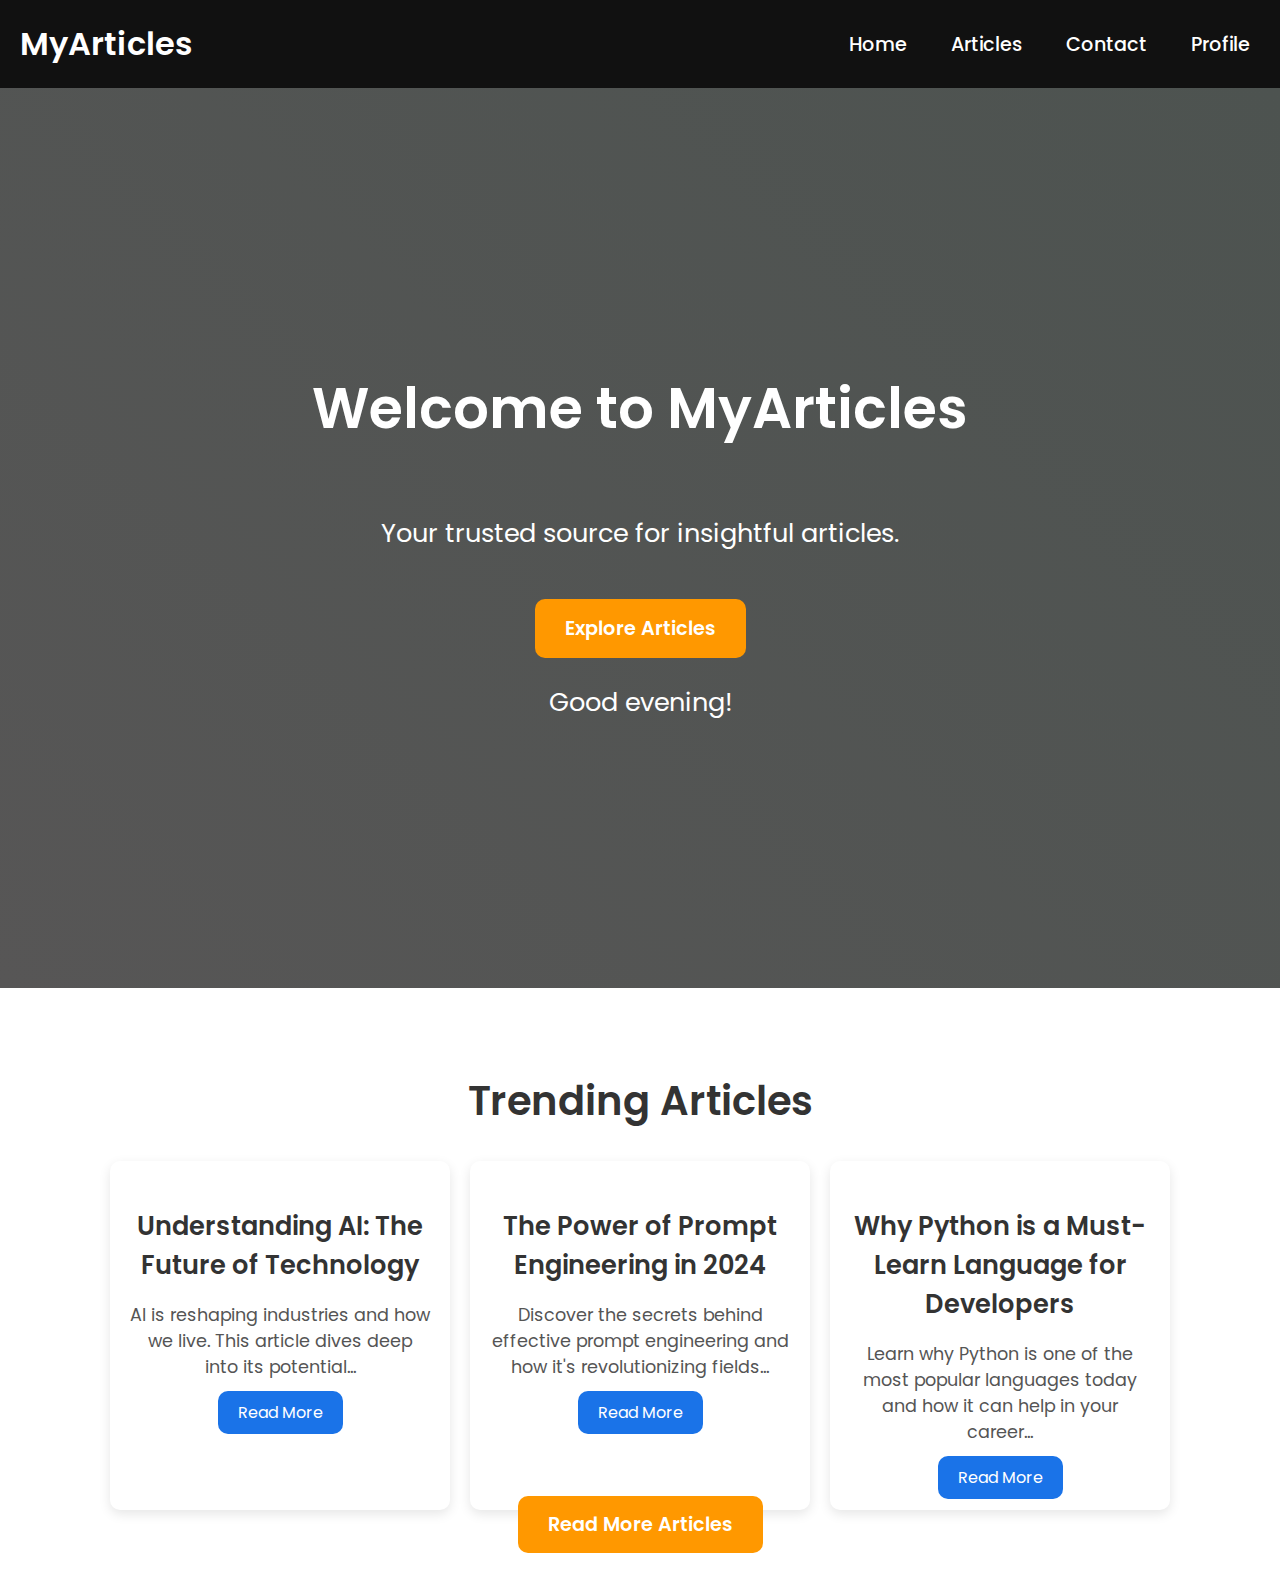
<file: index.html>
<!DOCTYPE html>
<html lang="en">
<head>
    <meta charset="UTF-8">
    <meta name="viewport" content="width=device-width, initial-scale=1.0">
    <title>Home - MyArticles</title>
    <link href="https://fonts.googleapis.com/css2?family=Poppins:wght@300;400;600&family=Roboto:wght@400;500&display=swap" rel="stylesheet">
    <link rel="stylesheet" href="styles.css">
</head>
<body>
    <header>
        <div class="logo">MyArticles</div>
        <nav>
            <a href="index.html" class="nav-link">Home</a>
            <a href="articles.html" class="nav-link">Articles</a>
            <a href="contact.html" class="nav-link">Contact</a>
            <a href="profile.html" class="nav-link">Profile</a>
        </nav>
    </header>
    <section class="hero">
        <h1>Welcome to MyArticles</h1>
        <p>Your trusted source for insightful articles.</p>
        <a href="articles.html" class="btn-primary">Explore Articles</a>
    </section>
    <!-- Trending Articles Section -->
    <section class="trending">
        <h2>Trending Articles</h2>
        <div class="article-list">
            <article class="article-item">
                <h3>Understanding AI: The Future of Technology</h3>
                <p>AI is reshaping industries and how we live. This article dives deep into its potential...</p>
                <a href="articles.html" class="btn-secondary">Read More</a>
            </article>
            <article class="article-item">
                <h3>The Power of Prompt Engineering in 2024</h3>
                <p>Discover the secrets behind effective prompt engineering and how it's revolutionizing fields...</p>
                <a href="articles.html" class="btn-secondary">Read More</a>
            </article>
            <article class="article-item">
                <h3>Why Python is a Must-Learn Language for Developers</h3>
                <p>Learn why Python is one of the most popular languages today and how it can help in your career...</p>
                <a href="articles.html" class="btn-secondary">Read More</a>
            </article>
        </div>
        <a href="articles.html" class="btn-primary">Read More Articles</a>
    </section>
    <script src="script.js"></script>
</body>
</html>
</file>
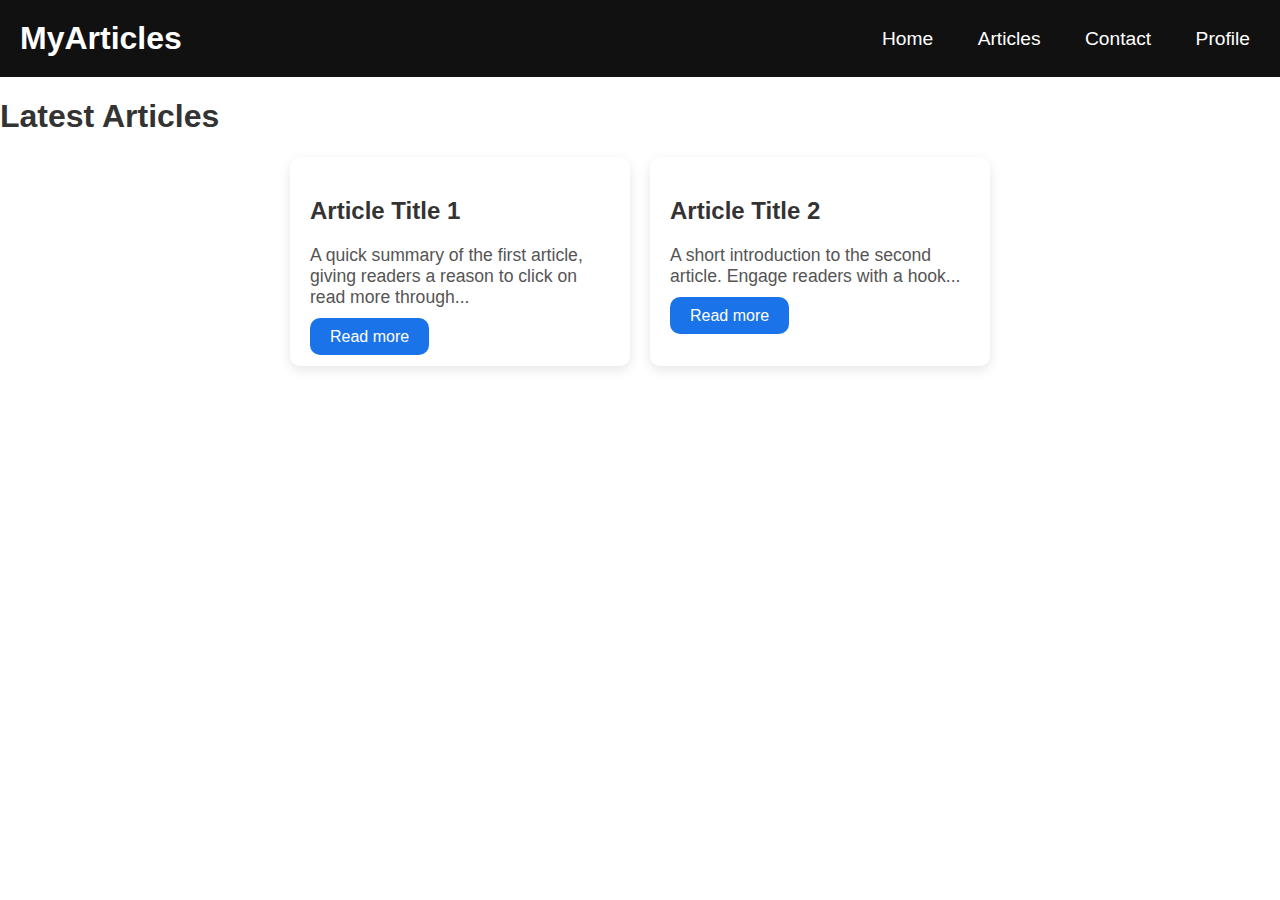
<file: articles.html>
<!DOCTYPE html>
<html lang="en">
<head>
    <meta charset="UTF-8">
    <meta name="viewport" content="width=device-width, initial-scale=1.0">
    <title>Articles - MyArticles</title>
    <link rel="stylesheet" href="styles.css">
</head>
<body>
    <header>
        <div class="logo">MyArticles</div>
        <nav>
            <a href="index.html" class="nav-link">Home</a>
            <a href="articles.html" class="nav-link">Articles</a>
            <a href="contact.html" class="nav-link">Contact</a>
            <a href="profile.html" class="nav-link">Profile</a>
        </nav>
    </header>
    <main class="content">
        <h1>Latest Articles</h1>
        <div class="article-list">
            <article class="article-item">
                <h2>Article Title 1</h2>
                <p>A quick summary of the first article, giving readers a reason to click on read more through...</p>
                <div class="more-text" style="display: none;">
                    <p>Here is additional content for Article 1. It provides a deeper look at the topic...</p>
                </div>
                <a href="#" class="btn-secondary read-more">Read more</a>
            </article>
            <article class="article-item">
                <h2>Article Title 2</h2>
                <p>A short introduction to the second article. Engage readers with a hook...</p>
                <div class="more-text" style="display: none;">
                    <p>Here is additional content for Article 2. It goes into more detail...</p>
                </div>
                <a href="#" class="btn-secondary read-more">Read more</a>
            </article>
        </div>
    </main>
    <script src="script.js"></script>
</body>
</html>
</file>
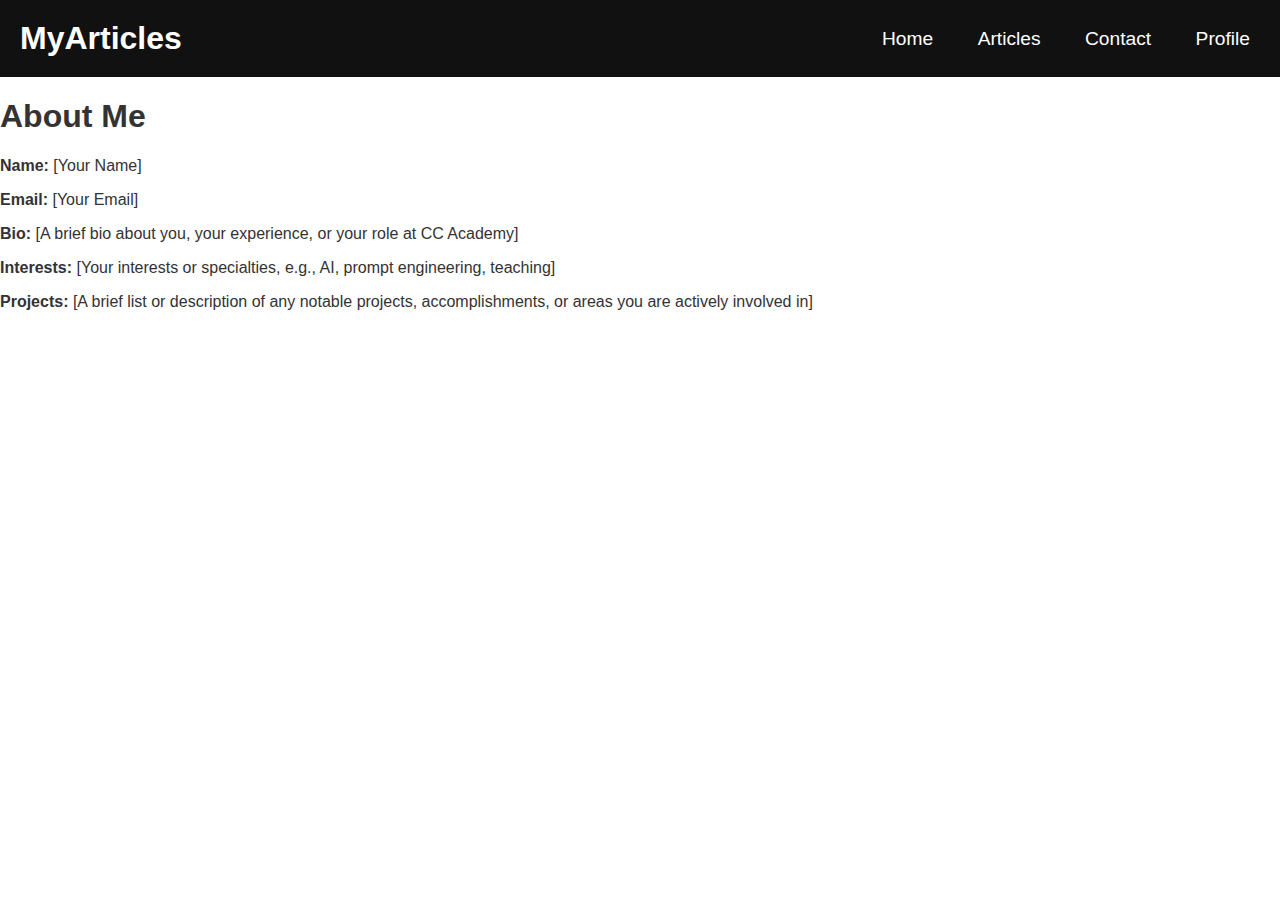
<file: profile.html>
<!DOCTYPE html>
<html lang="en">
<head>
    <meta charset="UTF-8">
    <meta name="viewport" content="width=device-width, initial-scale=1.0">
    <title>My Profile - MyArticles</title>
    <link rel="stylesheet" href="styles.css">
</head>
<body>
    <header>
        <div class="logo">MyArticles</div>
        <nav>
            <a href="index.html" class="nav-link">Home</a>
            <a href="articles.html" class="nav-link">Articles</a>
            <a href="contact.html" class="nav-link">Contact</a>
            <a href="profile.html" class="nav-link">Profile</a>
        </nav>
    </header>
    <main class="content">
        <h1>About Me</h1>
        <div class="profile-details">
            <p><strong>Name:</strong> [Your Name]</p>
            <p><strong>Email:</strong> [Your Email]</p>
            <p><strong>Bio:</strong> [A brief bio about you, your experience, or your role at CC Academy]</p>
            <p><strong>Interests:</strong> [Your interests or specialties, e.g., AI, prompt engineering, teaching]</p>
            <p><strong>Projects:</strong> [A brief list or description of any notable projects, accomplishments, or areas you are actively involved in]</p>
        </div>
    </main>
</body>
</html>
</file>
<file: styles.css>
/* Global Styles */
body {
    font-family: 'Poppins', sans-serif;
    margin: 0;
    padding: 0;
    background-color: #ffffff;
    color: #333;
    transition: background-color 0.3s ease, color 0.3s ease;
}

header {
    background-color: #111;
    padding: 20px;
    display: flex;
    justify-content: space-between;
    align-items: center;
    color: #fff;
}

header .logo {
    font-size: 2rem;
    font-weight: 600;
}

nav a {
    text-decoration: none;
    color: #fff;
    padding: 10px;
    margin-left: 20px;
    font-size: 1.2rem;
    font-weight: 500;
    transition: color 0.3s;
}

nav a:hover {
    color: #ef5800;
}

.hero {
    height: 100vh;
    background: linear-gradient(45deg, #575656, #4d5350);
    display: flex;
    justify-content: center;
    align-items: center;
    text-align: center;
    color: #ffffff;
    flex-direction: column;
}

.hero h1 {
    font-size: 3.5rem;
    font-weight: 600;
    animation: fadeIn 2s ease-out;
}

.hero p {
    font-size: 1.6rem;
    font-weight: 400;
    animation: fadeIn 2.5s ease-out;
}

.btn {
    color: white;
    padding: 15px 30px;
    font-size: 1.2rem;
    border: none;
    cursor: pointer;
    transition: transform 0.3s ease;
    font-weight: 600;
    text-decoration: none;
}

.btn-primary {
    background-color: #ff9800;
    margin-top: 20px;
}

.btn-primary:hover {
    transform: scale(1.1);
}

.btn-secondary {
    background-color: #1a73e8;
    padding: 10px 20px;
    font-size: 1rem;
    border-radius: 5px;
}

.btn-secondary:hover {
    background-color: #ff9800;
}

.trending {
    padding: 50px 20px;
    background-color: #fff;
    text-align: center;
}

.trending h2 {
    font-size: 2.5rem;
    font-weight: 600;
    margin-bottom: 30px;
}

.article-list {
    display: flex;
    flex-wrap: wrap;
    gap: 20px;
    justify-content: center;
}

.article-item {
    background-color: #fff;
    border-radius: 10px;
    box-shadow: 0 4px 12px rgba(0, 0, 0, 0.1);
    width: 300px;
    padding: 20px;
    transition: transform 0.3s ease, box-shadow 0.3s ease;
    cursor: pointer;
}

.article-item:hover {
    transform: translateY(-10px);
    box-shadow: 0 6px 20px rgba(0, 0, 0, 0.2);
}

.article-item h3 {
    font-size: 1.6rem;
    font-weight: 600;
    margin-bottom: 10px;
}

.article-item p {
    font-size: 1.1rem;
    font-weight: 400;
    color: #555;
    margin-bottom: 20px;
}

/* Animations */
@keyframes fadeIn {
    0% { opacity: 0; transform: translateY(30px); }
    100% { opacity: 1; transform: translateY(0); }
}

/* Smooth Scrolling */
html {
    scroll-behavior: smooth;
}











/* Button Styles */
.btn-primary {
    background-color: #ff9800;
    color: white;
    padding: 15px 30px;
    font-size: 1.2rem;
    border: none;
    cursor: pointer;
    transition: transform 0.3s ease;
    font-weight: 600;
    margin-top: 20px;
    border-radius: 10px;
    text-decoration: none; /* Remove underline */
}

.article-item .btn-secondary {
    background-color: #1a73e8;
    color: white;
    padding: 10px 20px;
    border: none;
    font-size: 1rem;
    border-radius: 10px;
    text-decoration: none; /* Remove underline */
}

.article-item .btn-secondary:hover {
    background-color: #ff9800;
}
</file>
